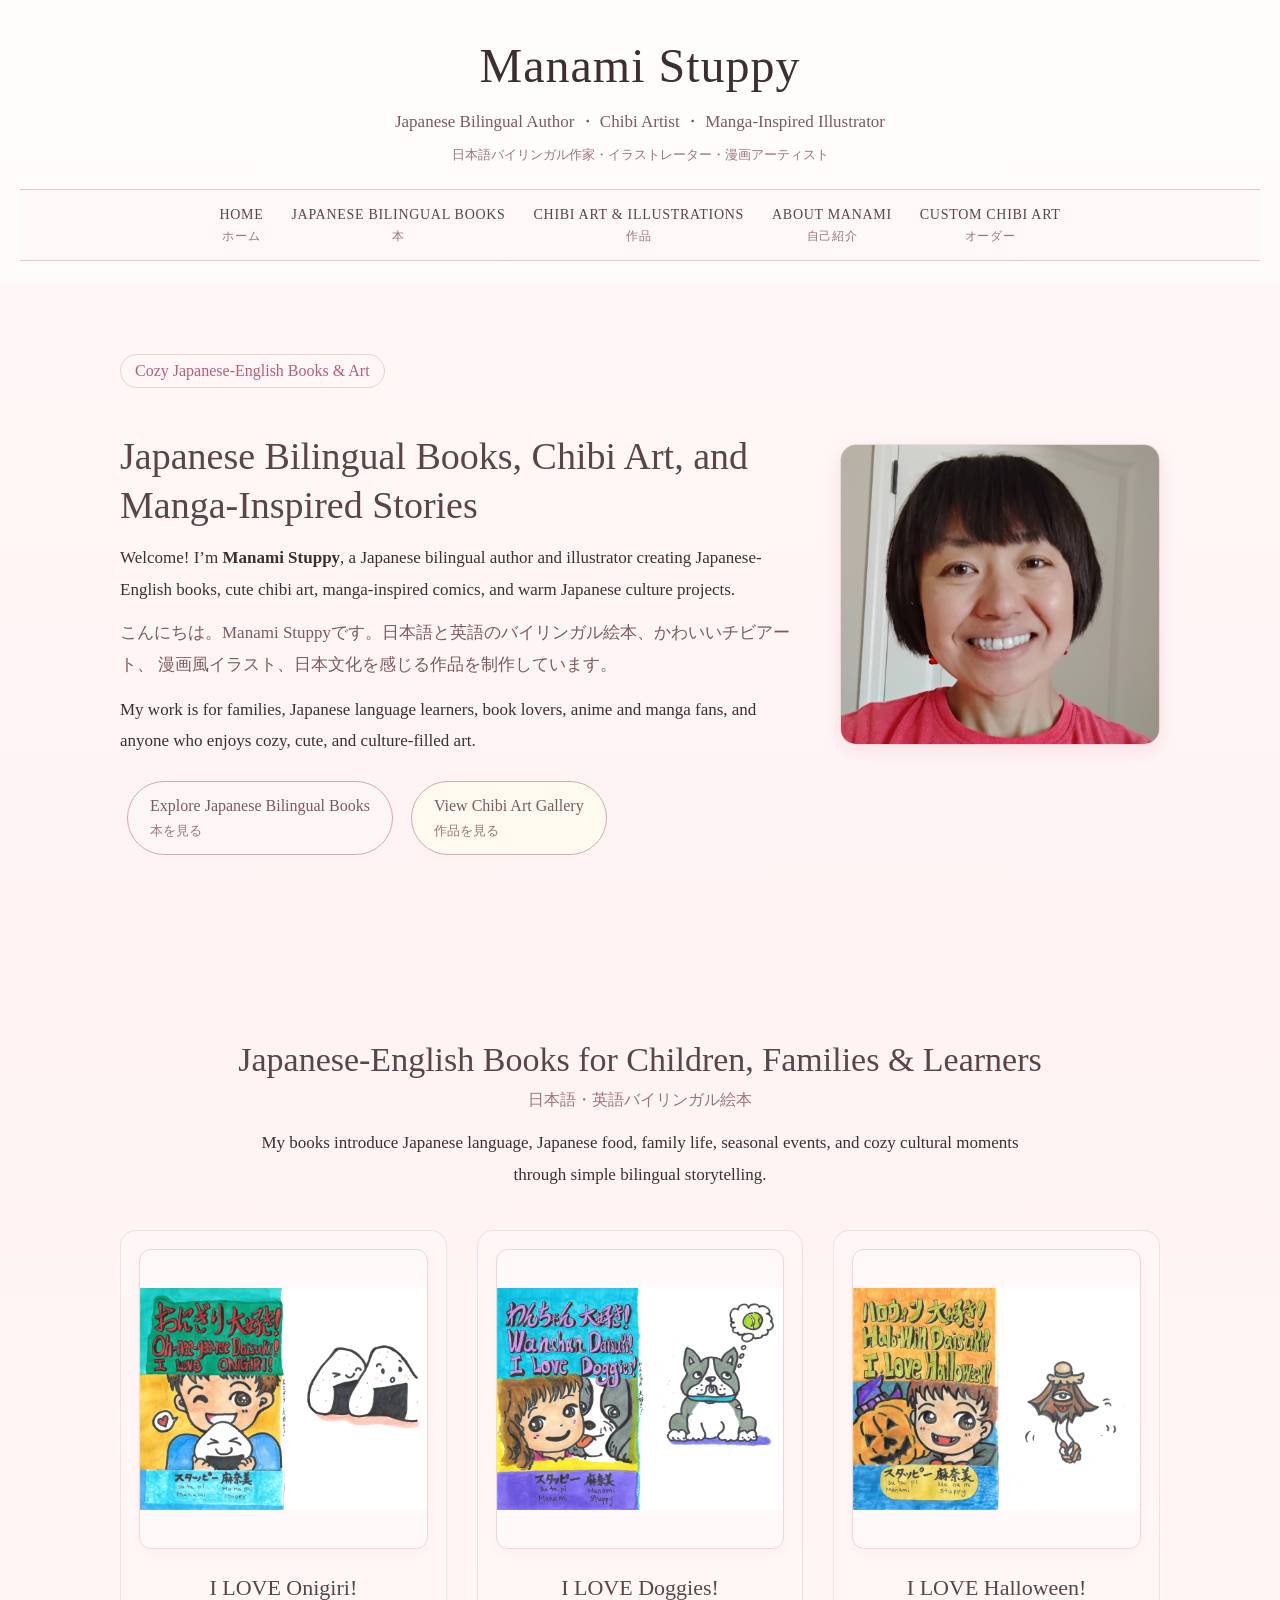
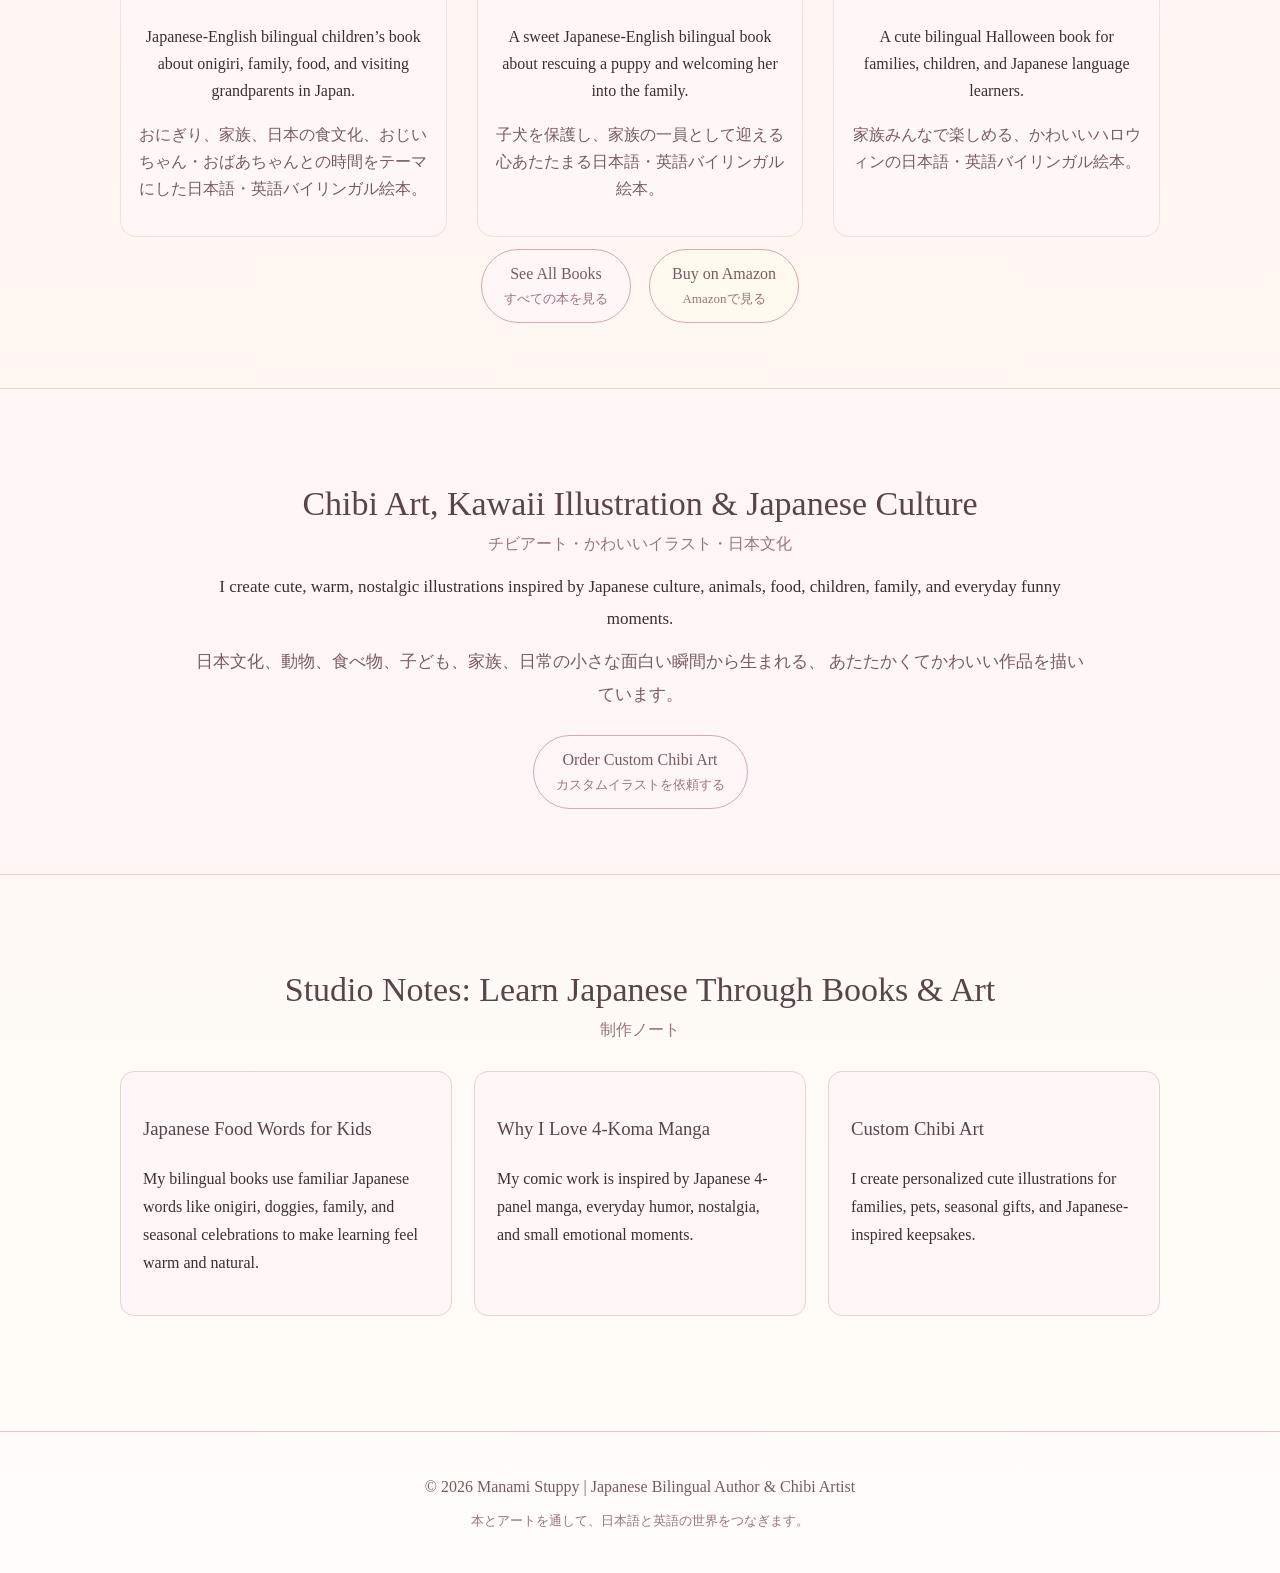
<file: index.html>
<!DOCTYPE html>
<html lang="en">
<head>
<meta charset="UTF-8">
<meta name="viewport" content="width=device-width, initial-scale=1.0">

<title>Manami Stuppy | Japanese Bilingual Books, Chibi Art & Manga-Inspired Illustration</title>

<meta name="description" content="Discover Japanese-English bilingual books, cozy chibi art, manga-inspired illustrations, Japanese culture stories, and custom artwork by Manami Stuppy.">
<meta name="keywords" content="Manami Stuppy, Japanese bilingual author, Japanese-English books, chibi artist, kawaii illustrator, manga-inspired art, Japanese culture books, bilingual children's books, learn Japanese for kids, custom chibi art">
<meta name="author" content="Manami Stuppy">
<meta name="robots" content="index, follow">

<link rel="canonical" href="https://pystupp.github.io/manami_website/index.html">

<meta property="og:title" content="Manami Stuppy | Japanese Bilingual Books, Chibi Art & Manga-Inspired Illustration">
<meta property="og:description" content="Discover Japanese-English bilingual books, cozy chibi art, manga-inspired illustrations, Japanese culture stories, and custom artwork by Manami Stuppy.">
<meta property="og:type" content="website">
<meta property="og:url" content="https://pystupp.github.io/manami_website/index.html">
<meta property="og:image" content="https://pystupp.github.io/manami_website/author_face.jpg">
<meta property="og:site_name" content="Manami Stuppy Books and Art">

<meta name="twitter:card" content="summary_large_image">
<meta name="twitter:title" content="Manami Stuppy | Japanese Bilingual Books, Chibi Art & Manga-Inspired Illustration">
<meta name="twitter:description" content="Discover Japanese-English bilingual books, cozy chibi art, manga-inspired illustrations, Japanese culture stories, and custom artwork by Manami Stuppy.">
<meta name="twitter:image" content="https://pystupp.github.io/manami_website/author_face.jpg">

<link rel="stylesheet" href="style.css">
</head>

<body>

<header>
<div class="top-brand">
<h1>Manami Stuppy</h1>
<p class="tagline">Japanese Bilingual Author ・ Chibi Artist ・ Manga-Inspired Illustrator</p>
<p class="jp-small">日本語バイリンガル作家・イラストレーター・漫画アーティスト</p>
</div>

<nav>
<a href="index.html">HOME<br><span>ホーム</span></a>
<a href="books.html">JAPANESE BILINGUAL BOOKS<br><span>本</span></a>
<a href="personal.html">CHIBI ART & ILLUSTRATIONS<br><span>作品</span></a>
<a href="bio.html">ABOUT MANAMI<br><span>自己紹介</span></a>
<a href="custom.html">CUSTOM CHIBI ART<br><span>オーダー</span></a>
</nav>
</header>

<main>

<section class="hero-section">

<div class="home-intro">

<div class="home-text">
<p class="mini-label">Cozy Japanese-English Books & Art</p>

<h2>Japanese Bilingual Books, Chibi Art, and Manga-Inspired Stories</h2>

<p class="intro">
Welcome! I’m <strong>Manami Stuppy</strong>, a Japanese bilingual author and illustrator creating
Japanese-English books, cute chibi art, manga-inspired comics, and warm Japanese culture projects.
</p>

<p class="intro jp">
こんにちは。Manami Stuppyです。日本語と英語のバイリンガル絵本、かわいいチビアート、
漫画風イラスト、日本文化を感じる作品を制作しています。
</p>

<p class="intro">
My work is for families, Japanese language learners, book lovers, anime and manga fans,
and anyone who enjoys cozy, cute, and culture-filled art.
</p>

<div class="center-left">
<a class="button" href="books.html">Explore Japanese Bilingual Books<br><span>本を見る</span></a>
<a class="button secondary" href="personal.html">View Chibi Art Gallery<br><span>作品を見る</span></a>
</div>
</div>

<div class="home-photo">
<img src="author_face.jpg" alt="Manami Stuppy Japanese bilingual author and chibi artist" loading="lazy">
</div>

</div>
</section>

<section>
<h2>Japanese-English Books for Children, Families & Learners</h2>
<p class="jp-center">日本語・英語バイリンガル絵本</p>

<p class="intro">
My books introduce Japanese language, Japanese food, family life, seasonal events,
and cozy cultural moments through simple bilingual storytelling.
</p>

<div class="book-grid">

<article class="card">
<img src="onigiri.jpg" alt="I LOVE Onigiri! Japanese-English bilingual book by Manami Stuppy" loading="lazy">
<h3>I LOVE Onigiri!</h3>
<p>Japanese-English bilingual children’s book about onigiri, family, food, and visiting grandparents in Japan.</p>
<p class="jp">おにぎり、家族、日本の食文化、おじいちゃん・おばあちゃんとの時間をテーマにした日本語・英語バイリンガル絵本。</p>
</article>

<article class="card">
<img src="wanchan.jpg" alt="I LOVE Doggies! Japanese-English bilingual book by Manami Stuppy" loading="lazy">
<h3>I LOVE Doggies!</h3>
<p>A sweet Japanese-English bilingual book about rescuing a puppy and welcoming her into the family.</p>
<p class="jp">子犬を保護し、家族の一員として迎える心あたたまる日本語・英語バイリンガル絵本。</p>
</article>

<article class="card">
<img src="halowin.jpg" alt="I LOVE Halloween! Japanese-English bilingual book by Manami Stuppy" loading="lazy">
<h3>I LOVE Halloween!</h3>
<p>A cute bilingual Halloween book for families, children, and Japanese language learners.</p>
<p class="jp">家族みんなで楽しめる、かわいいハロウィンの日本語・英語バイリンガル絵本。</p>
</article>

</div>

<div class="center">
<a class="button" href="books.html">See All Books<br><span>すべての本を見る</span></a>
<a class="button secondary" href="https://www.amazon.com/stores/author/B0F79HCPFJ/allbooks" target="_blank">Buy on Amazon<br><span>Amazonで見る</span></a>
</div>
</section>

<section class="soft-section">
<h2>Chibi Art, Kawaii Illustration & Japanese Culture</h2>
<p class="jp-center">チビアート・かわいいイラスト・日本文化</p>

<p class="intro">
I create cute, warm, nostalgic illustrations inspired by Japanese culture, animals,
food, children, family, and everyday funny moments.
</p>

<p class="intro jp">
日本文化、動物、食べ物、子ども、家族、日常の小さな面白い瞬間から生まれる、
あたたかくてかわいい作品を描いています。
</p>

<div class="center">
<a class="button" href="custom.html">Order Custom Chibi Art<br><span>カスタムイラストを依頼する</span></a>
</div>
</section>

<section>
<h2>Studio Notes: Learn Japanese Through Books & Art</h2>
<p class="jp-center">制作ノート</p>

<div class="note-grid">
<article class="note">
<h3>Japanese Food Words for Kids</h3>
<p>My bilingual books use familiar Japanese words like onigiri, doggies, family, and seasonal celebrations to make learning feel warm and natural.</p>
</article>

<article class="note">
<h3>Why I Love 4-Koma Manga</h3>
<p>My comic work is inspired by Japanese 4-panel manga, everyday humor, nostalgia, and small emotional moments.</p>
</article>

<article class="note">
<h3>Custom Chibi Art</h3>
<p>I create personalized cute illustrations for families, pets, seasonal gifts, and Japanese-inspired keepsakes.</p>
</article>
</div>
</section>

</main>

<footer>
<p>© 2026 Manami Stuppy | Japanese Bilingual Author & Chibi Artist</p>
<p class="jp-small">本とアートを通して、日本語と英語の世界をつなぎます。</p>
</footer>

</body>
</html>
</file>
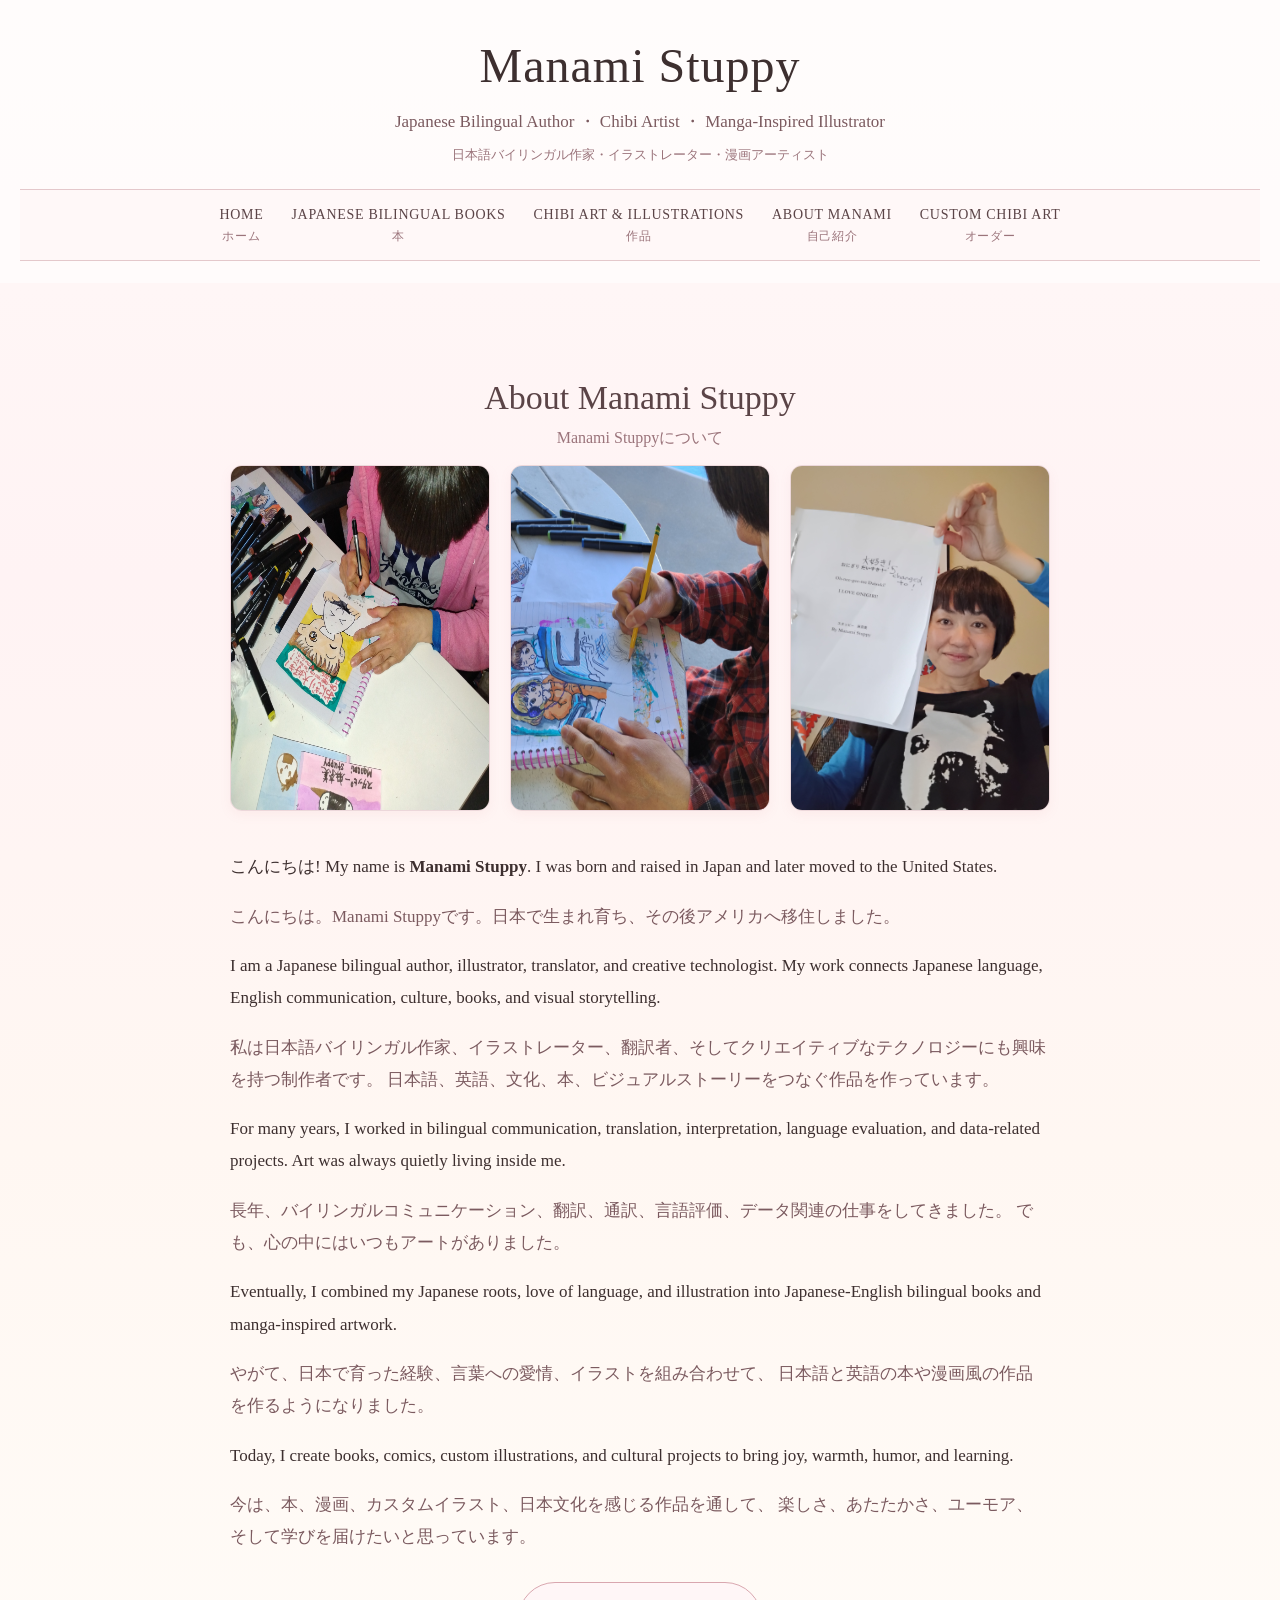
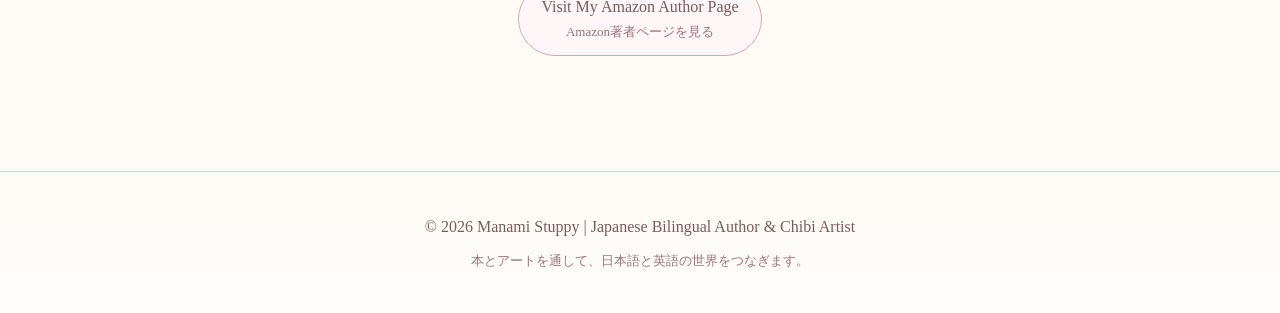
<file: bio.html>
<!DOCTYPE html>
<html lang="en">
<head>
<meta charset="UTF-8">
<meta name="viewport" content="width=device-width, initial-scale=1.0">

<title>About Manami Stuppy | Japanese Bilingual Author, Illustrator & Translator</title>

<meta name="description" content="Learn about Manami Stuppy, a Japanese bilingual author, illustrator, translator, and chibi artist creating Japanese-English books and manga-inspired artwork.">
<meta name="keywords" content="Manami Stuppy biography, Japanese bilingual author, Japanese illustrator, Japanese translator, chibi artist, manga artist, Japanese artist in South Carolina">
<meta name="author" content="Manami Stuppy">
<meta name="robots" content="index, follow">

<link rel="canonical" href="https://pystupp.github.io/manami_website/bio.html">

<meta property="og:title" content="About Manami Stuppy | Japanese Bilingual Author, Illustrator & Translator">
<meta property="og:description" content="Learn about Manami Stuppy, a Japanese bilingual author, illustrator, translator, and chibi artist creating Japanese-English books and manga-inspired artwork.">
<meta property="og:type" content="website">
<meta property="og:url" content="https://pystupp.github.io/manami_website/bio.html">
<meta property="og:image" content="https://pystupp.github.io/manami_website/author_1.jpg">
<meta property="og:site_name" content="Manami Stuppy Books and Art">

<meta name="twitter:card" content="summary_large_image">
<meta name="twitter:title" content="About Manami Stuppy | Japanese Bilingual Author, Illustrator & Translator">
<meta name="twitter:description" content="Learn about Manami Stuppy, a Japanese bilingual author, illustrator, translator, and chibi artist creating Japanese-English books and manga-inspired artwork.">
<meta name="twitter:image" content="https://pystupp.github.io/manami_website/author_1.jpg">

<link rel="stylesheet" href="style.css">
</head>

<body>

<header>
<div class="top-brand">
<h1>Manami Stuppy</h1>
<p class="tagline">Japanese Bilingual Author ・ Chibi Artist ・ Manga-Inspired Illustrator</p>
<p class="jp-small">日本語バイリンガル作家・イラストレーター・漫画アーティスト</p>
</div>

<nav>
<a href="index.html">HOME<br><span>ホーム</span></a>
<a href="books.html">JAPANESE BILINGUAL BOOKS<br><span>本</span></a>
<a href="personal.html">CHIBI ART & ILLUSTRATIONS<br><span>作品</span></a>
<a href="bio.html">ABOUT MANAMI<br><span>自己紹介</span></a>
<a href="custom.html">CUSTOM CHIBI ART<br><span>オーダー</span></a>
</nav>
</header>

<main>
<section>

<h2>About Manami Stuppy</h2>
<p class="jp-center">Manami Stuppyについて</p>

<div class="bio-gallery">
<img src="author_1.jpg" alt="Manami Stuppy Japanese bilingual author illustrator" loading="lazy">
<img src="author_2.jpg" alt="Manami Stuppy Japanese bilingual author illustrator" loading="lazy">
<img src="author_3.jpg" alt="Manami Stuppy Japanese bilingual author illustrator" loading="lazy">

</div>

<div class="bio-container">

<p>
こんにちは! My name is <strong>Manami Stuppy</strong>. I was born and raised in Japan
and later moved to the United States.
</p>

<p class="jp">
こんにちは。Manami Stuppyです。日本で生まれ育ち、その後アメリカへ移住しました。
</p>

<p>
I am a Japanese bilingual author, illustrator, translator, and creative technologist.
My work connects Japanese language, English communication, culture, books, and visual storytelling.
</p>

<p class="jp">
私は日本語バイリンガル作家、イラストレーター、翻訳者、そしてクリエイティブなテクノロジーにも興味を持つ制作者です。
日本語、英語、文化、本、ビジュアルストーリーをつなぐ作品を作っています。
</p>

<p>
For many years, I worked in bilingual communication, translation, interpretation,
language evaluation, and data-related projects. Art was always quietly living inside me.
</p>

<p class="jp">
長年、バイリンガルコミュニケーション、翻訳、通訳、言語評価、データ関連の仕事をしてきました。
でも、心の中にはいつもアートがありました。
</p>

<p>
Eventually, I combined my Japanese roots, love of language, and illustration into
Japanese-English bilingual books and manga-inspired artwork.
</p>

<p class="jp">
やがて、日本で育った経験、言葉への愛情、イラストを組み合わせて、
日本語と英語の本や漫画風の作品を作るようになりました。
</p>

<p>
Today, I create books, comics, custom illustrations, and cultural projects to bring
joy, warmth, humor, and learning.
</p>

<p class="jp">
今は、本、漫画、カスタムイラスト、日本文化を感じる作品を通して、
楽しさ、あたたかさ、ユーモア、そして学びを届けたいと思っています。
</p>

</div>

<div class="center">
<a class="button" href="https://www.amazon.com/stores/author/B0F79HCPFJ/about" target="_blank">Visit My Amazon Author Page<br><span>Amazon著者ページを見る</span></a>
</div>

</section>
</main>

<footer>
<p>© 2026 Manami Stuppy | Japanese Bilingual Author & Chibi Artist</p>
<p class="jp-small">本とアートを通して、日本語と英語の世界をつなぎます。</p>
</footer>

</body>
</html>
</file>
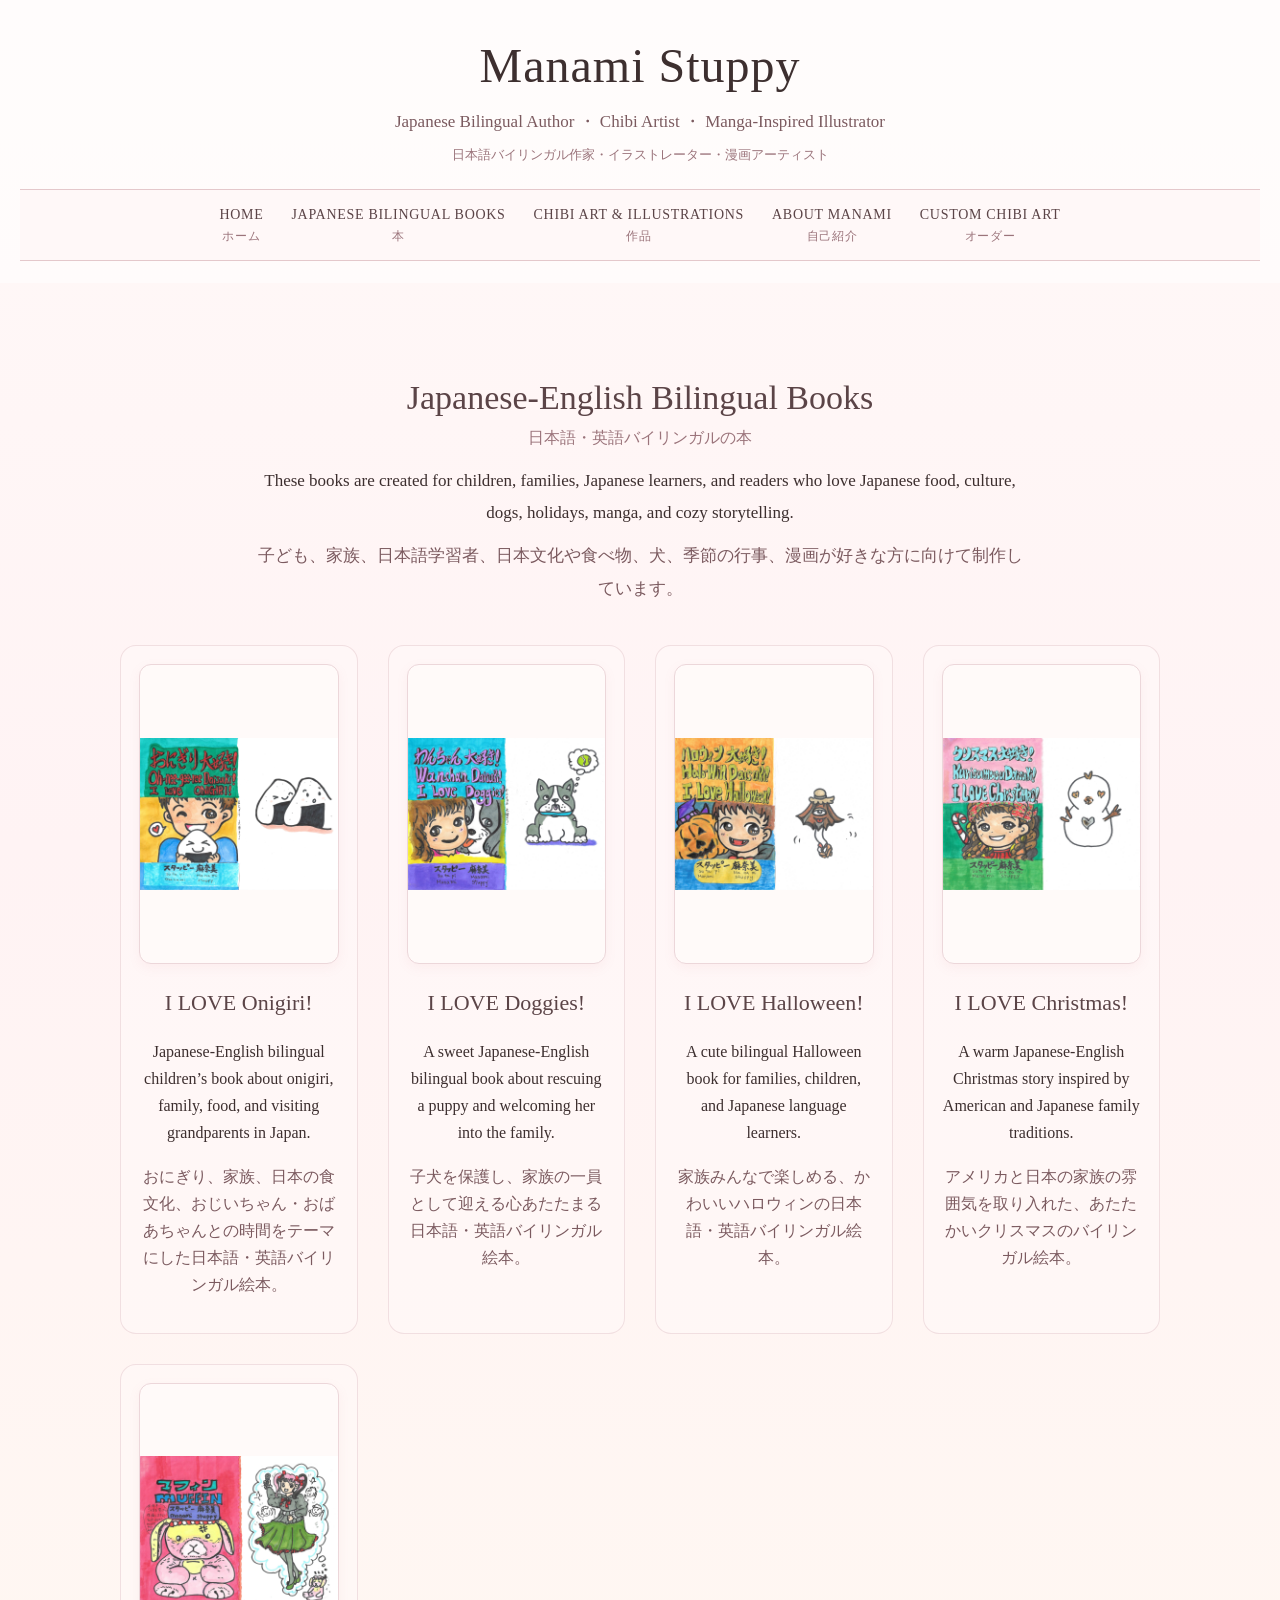
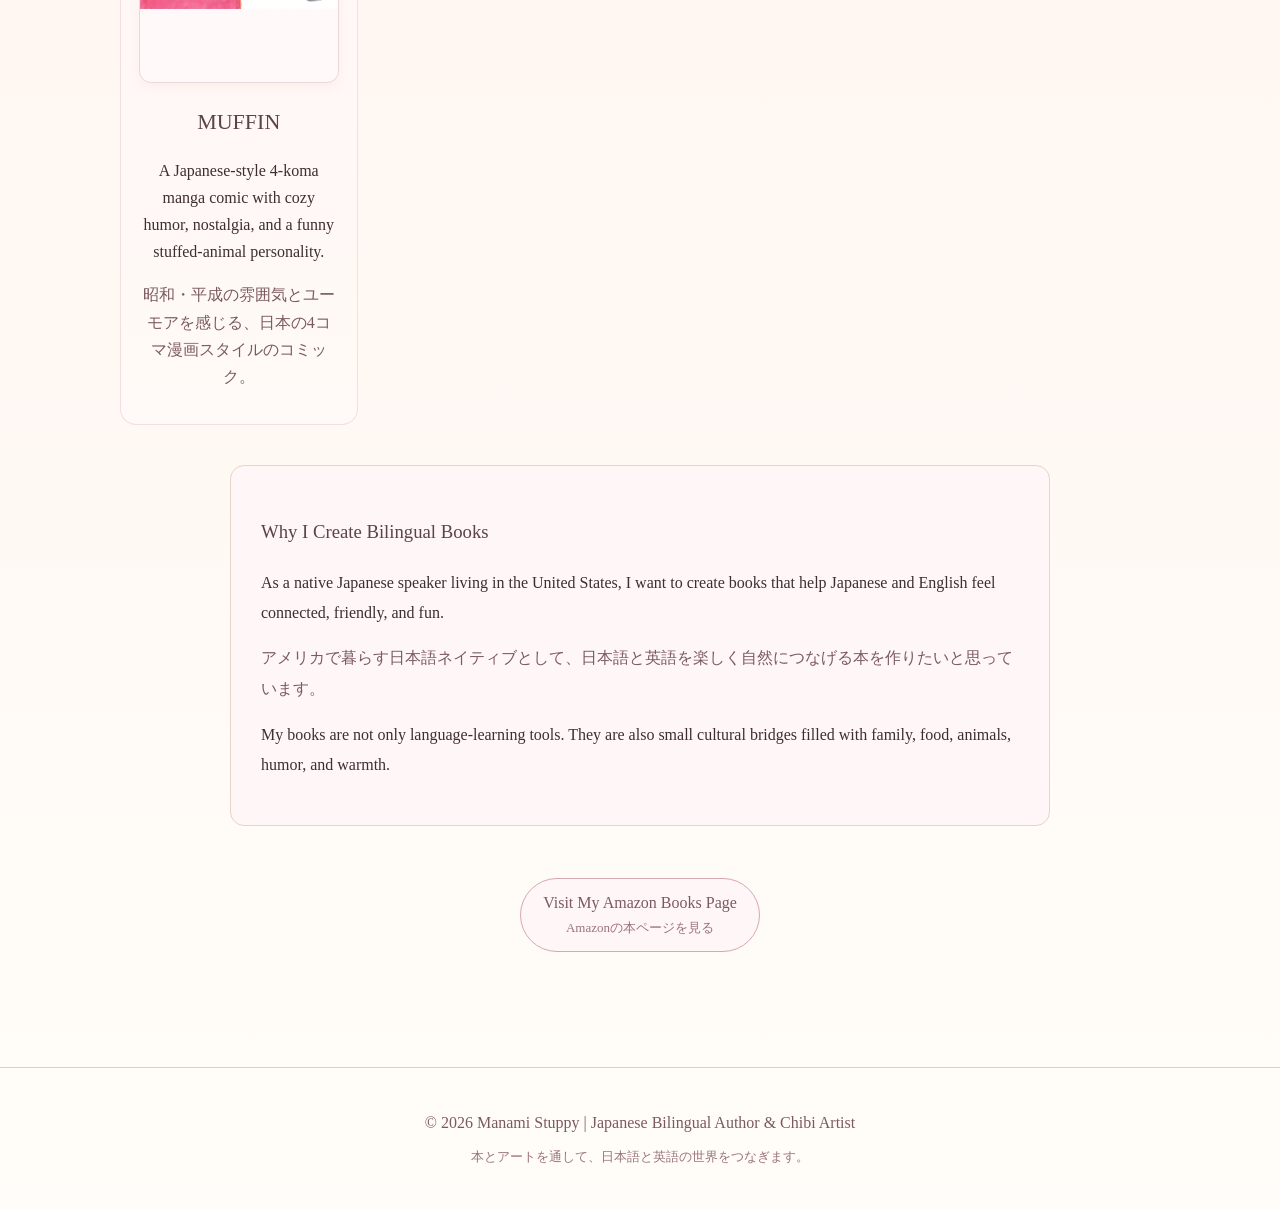
<file: books.html>
<!DOCTYPE html>
<html lang="en">
<head>
<meta charset="UTF-8">
<meta name="viewport" content="width=device-width, initial-scale=1.0">

<title>Japanese-English Bilingual Books by Manami Stuppy | Children’s Books & Manga</title>

<meta name="description" content="Explore Japanese-English bilingual books by Manami Stuppy, including I LOVE ONIGIRI, I LOVE Doggies, seasonal Daisuki books, and MUFFIN manga.">
<meta name="keywords" content="Japanese-English bilingual books, Japanese children's books, bilingual children's books, learn Japanese for kids, Japanese culture books, I LOVE ONIGIRI, Manami Stuppy books, Japanese manga comic, 4-koma manga">
<meta name="author" content="Manami Stuppy">
<meta name="robots" content="index, follow">

<link rel="canonical" href="https://pystupp.github.io/manami_website/books.html">

<meta property="og:title" content="Japanese-English Bilingual Books by Manami Stuppy | Children’s Books & Manga">
<meta property="og:description" content="Explore Japanese-English bilingual books by Manami Stuppy, including I LOVE ONIGIRI, I LOVE Doggies, seasonal Daisuki books, and MUFFIN manga.">
<meta property="og:type" content="website">
<meta property="og:url" content="https://pystupp.github.io/manami_website/books.html">
<meta property="og:image" content="https://pystupp.github.io/manami_website/onigiri.jpg">
<meta property="og:site_name" content="Manami Stuppy Books and Art">

<meta name="twitter:card" content="summary_large_image">
<meta name="twitter:title" content="Japanese-English Bilingual Books by Manami Stuppy | Children’s Books & Manga">
<meta name="twitter:description" content="Explore Japanese-English bilingual books by Manami Stuppy, including I LOVE ONIGIRI, I LOVE Doggies, seasonal Daisuki books, and MUFFIN manga.">
<meta name="twitter:image" content="https://pystupp.github.io/manami_website/onigiri.jpg">

<link rel="stylesheet" href="style.css">
</head>

<body>

<header>
<div class="top-brand">
<h1>Manami Stuppy</h1>
<p class="tagline">Japanese Bilingual Author ・ Chibi Artist ・ Manga-Inspired Illustrator</p>
<p class="jp-small">日本語バイリンガル作家・イラストレーター・漫画アーティスト</p>
</div>

<nav>
<a href="index.html">HOME<br><span>ホーム</span></a>
<a href="books.html">JAPANESE BILINGUAL BOOKS<br><span>本</span></a>
<a href="personal.html">CHIBI ART & ILLUSTRATIONS<br><span>作品</span></a>
<a href="bio.html">ABOUT MANAMI<br><span>自己紹介</span></a>
<a href="custom.html">CUSTOM CHIBI ART<br><span>オーダー</span></a>
</nav>
</header>

<main>
<section>

<h2>Japanese-English Bilingual Books</h2>
<p class="jp-center">日本語・英語バイリンガルの本</p>

<p class="intro">
These books are created for children, families, Japanese learners, and readers who love
Japanese food, culture, dogs, holidays, manga, and cozy storytelling.
</p>

<p class="intro jp">
子ども、家族、日本語学習者、日本文化や食べ物、犬、季節の行事、漫画が好きな方に向けて制作しています。
</p>

<div class="book-grid">

<article class="card">
<img src="onigiri.jpg" alt="I LOVE Onigiri! Japanese-English bilingual book by Manami Stuppy" loading="lazy">
<h3>I LOVE Onigiri!</h3>
<p>Japanese-English bilingual children’s book about onigiri, family, food, and visiting grandparents in Japan.</p>
<p class="jp">おにぎり、家族、日本の食文化、おじいちゃん・おばあちゃんとの時間をテーマにした日本語・英語バイリンガル絵本。</p>
</article>

<article class="card">
<img src="wanchan.jpg" alt="I LOVE Doggies! Japanese-English bilingual book by Manami Stuppy" loading="lazy">
<h3>I LOVE Doggies!</h3>
<p>A sweet Japanese-English bilingual book about rescuing a puppy and welcoming her into the family.</p>
<p class="jp">子犬を保護し、家族の一員として迎える心あたたまる日本語・英語バイリンガル絵本。</p>
</article>

<article class="card">
<img src="halowin.jpg" alt="I LOVE Halloween! Japanese-English bilingual book by Manami Stuppy" loading="lazy">
<h3>I LOVE Halloween!</h3>
<p>A cute bilingual Halloween book for families, children, and Japanese language learners.</p>
<p class="jp">家族みんなで楽しめる、かわいいハロウィンの日本語・英語バイリンガル絵本。</p>
</article>

<article class="card">
<img src="kurisumasu.jpg" alt="I LOVE Christmas! Japanese-English bilingual book by Manami Stuppy" loading="lazy">
<h3>I LOVE Christmas!</h3>
<p>A warm Japanese-English Christmas story inspired by American and Japanese family traditions.</p>
<p class="jp">アメリカと日本の家族の雰囲気を取り入れた、あたたかいクリスマスのバイリンガル絵本。</p>
</article>

<article class="card">
<img src="muffin.jpg" alt="MUFFIN Japanese-English bilingual book by Manami Stuppy" loading="lazy">
<h3>MUFFIN</h3>
<p>A Japanese-style 4-koma manga comic with cozy humor, nostalgia, and a funny stuffed-animal personality.</p>
<p class="jp">昭和・平成の雰囲気とユーモアを感じる、日本の4コマ漫画スタイルのコミック。</p>
</article>

</div>

<div class="author-letter">
<h3>Why I Create Bilingual Books</h3>

<p>
As a native Japanese speaker living in the United States, I want to create books that help
Japanese and English feel connected, friendly, and fun.
</p>

<p class="jp">
アメリカで暮らす日本語ネイティブとして、日本語と英語を楽しく自然につなげる本を作りたいと思っています。
</p>

<p>
My books are not only language-learning tools. They are also small cultural bridges filled
with family, food, animals, humor, and warmth.
</p>
</div>

<div class="center">
<a class="button" href="https://www.amazon.com/stores/author/B0F79HCPFJ/allbooks" target="_blank">
Visit My Amazon Books Page<br><span>Amazonの本ページを見る</span>
</a>
</div>

</section>
</main>

<footer>
<p>© 2026 Manami Stuppy | Japanese Bilingual Author & Chibi Artist</p>
<p class="jp-small">本とアートを通して、日本語と英語の世界をつなぎます。</p>
</footer>

</body>
</html>
</file>
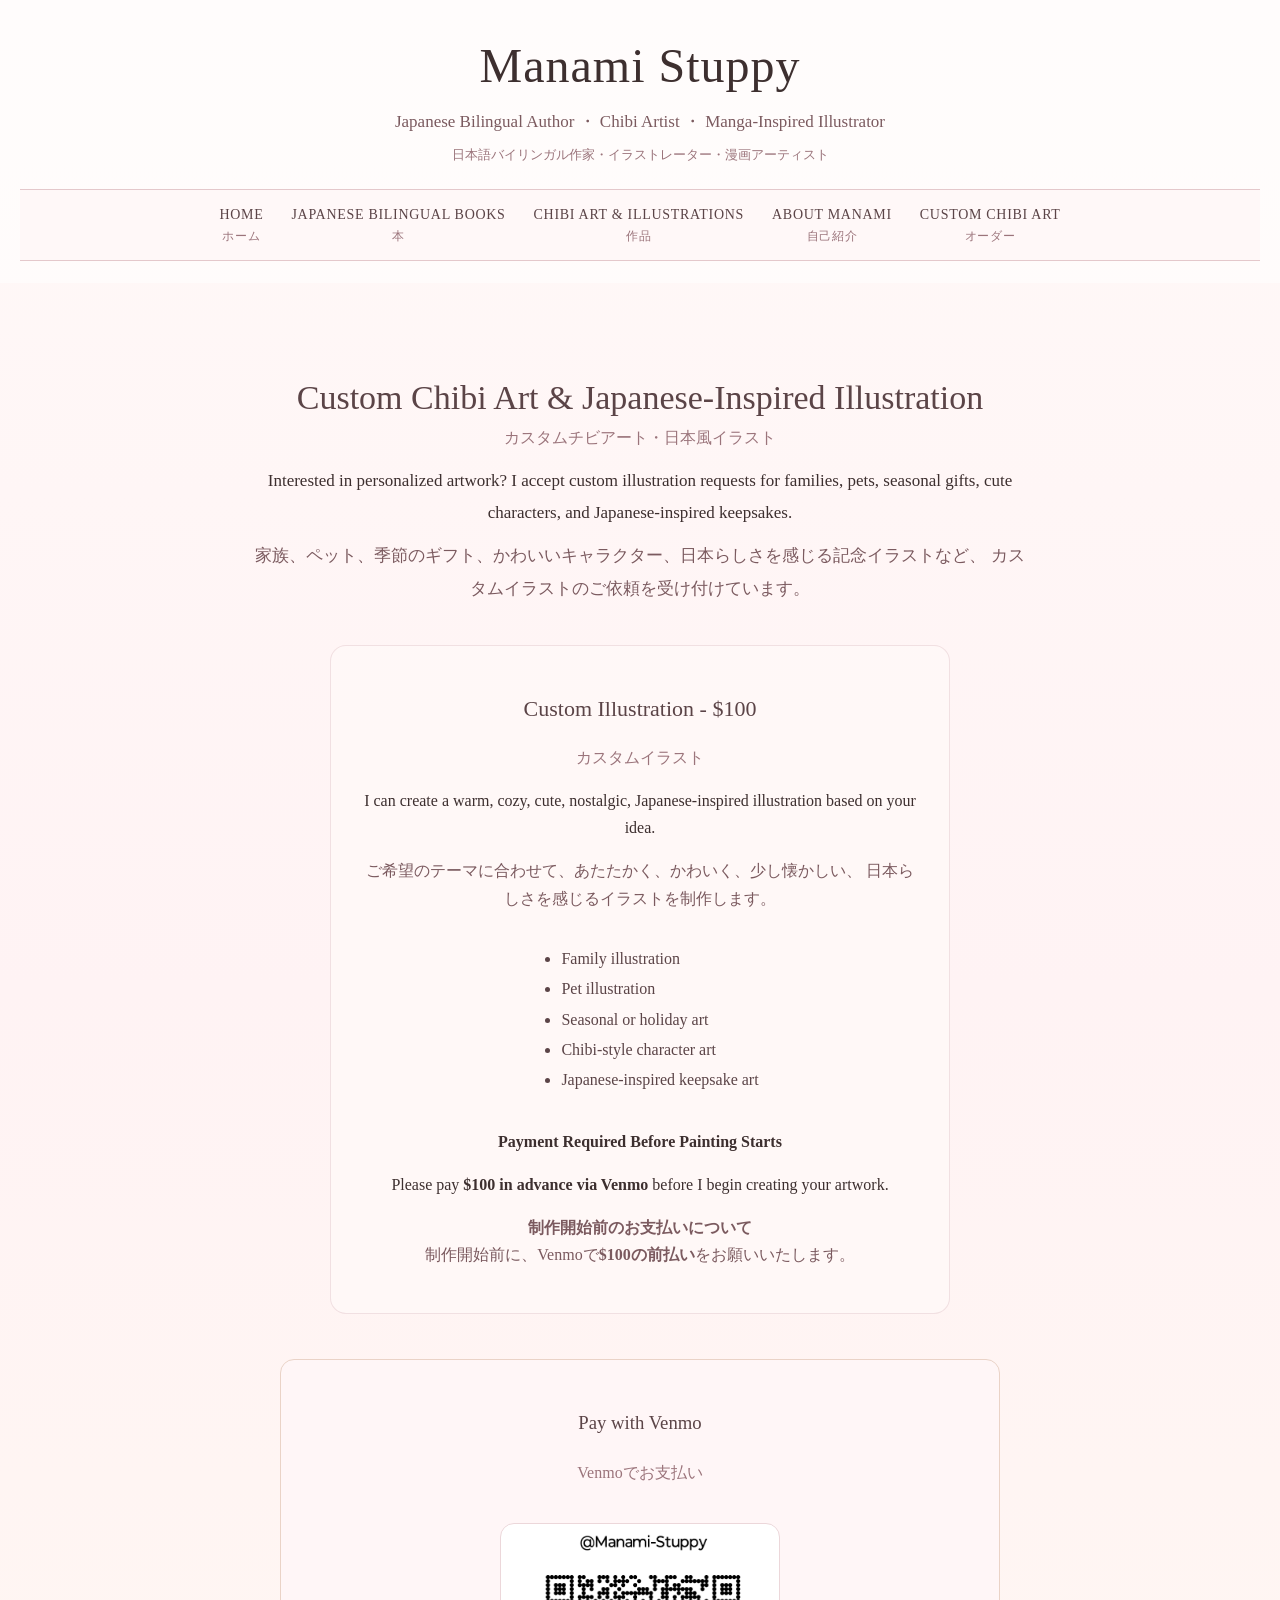
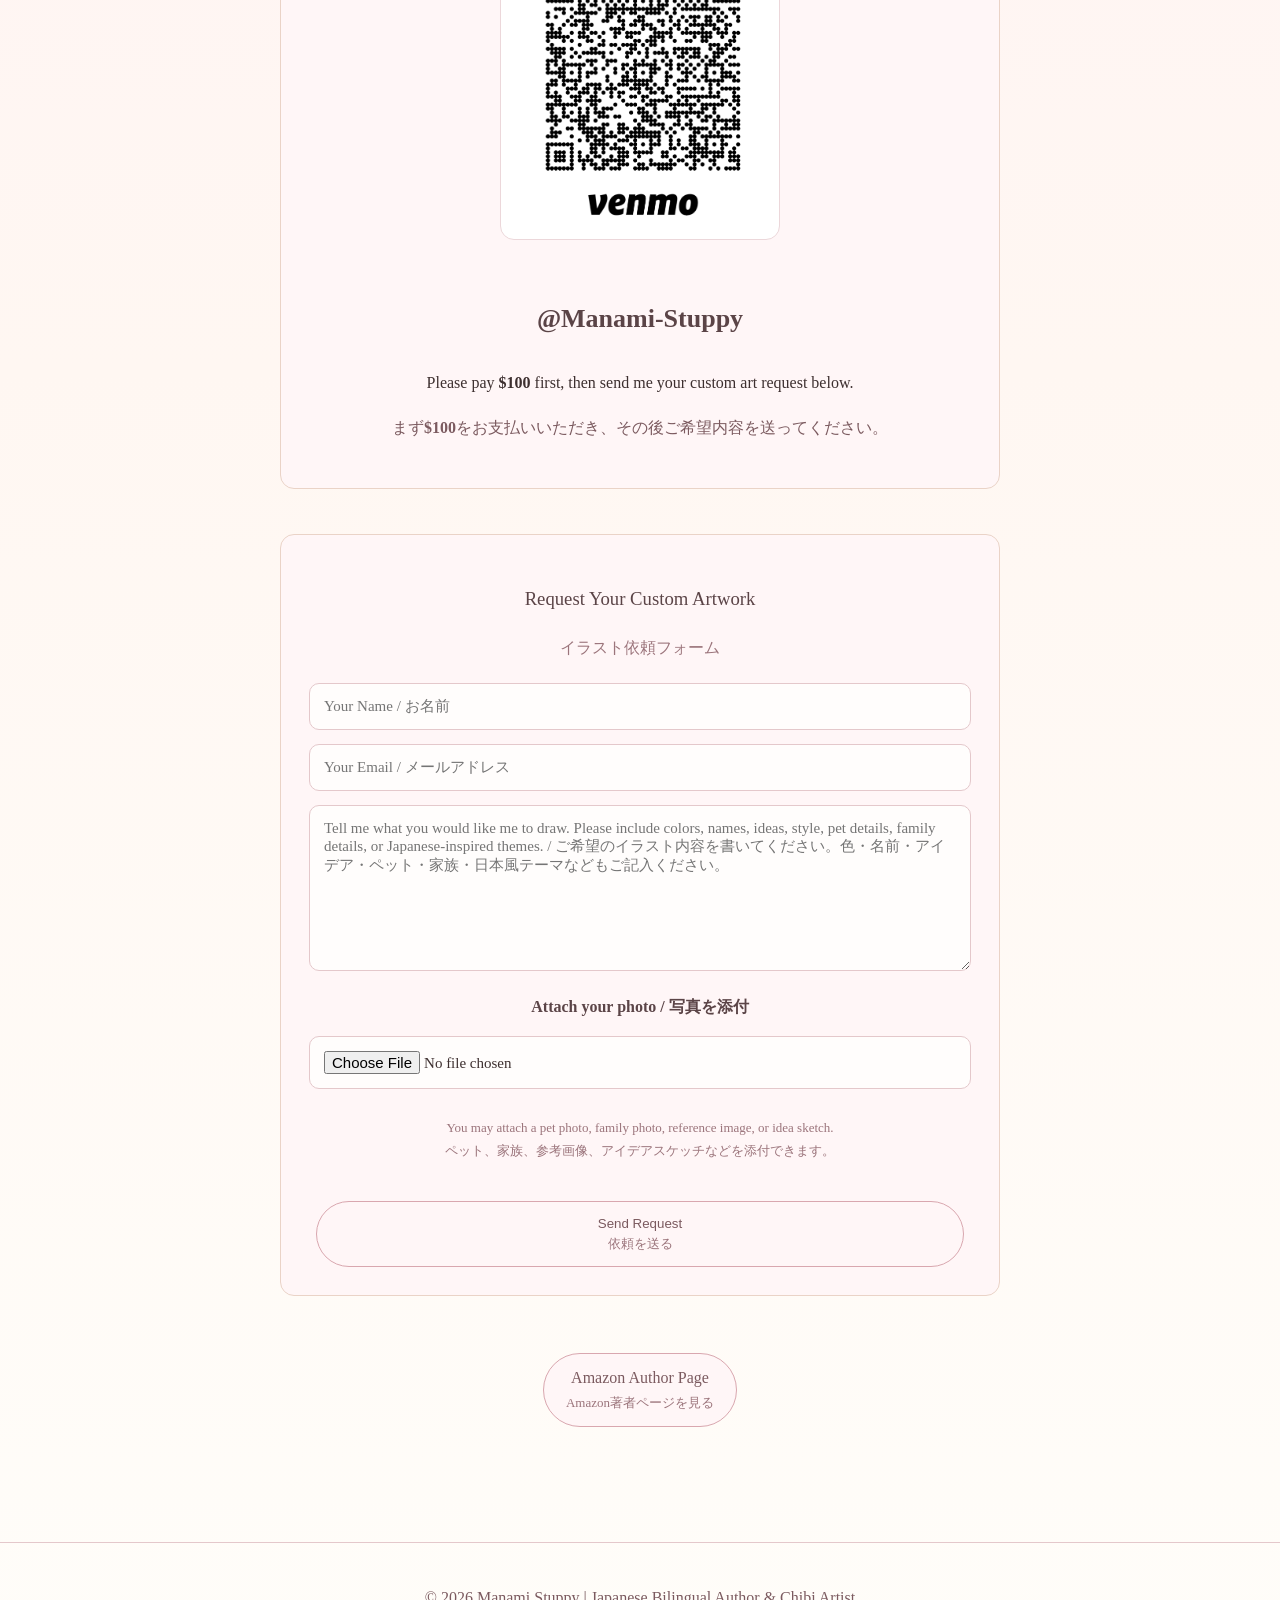
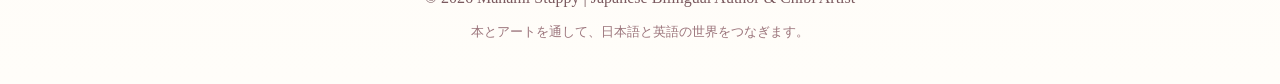
<file: custom.html>
<!DOCTYPE html>
<html lang="en">
<head>
<meta charset="UTF-8">
<meta name="viewport" content="width=device-width, initial-scale=1.0">

<title>Custom Chibi Art Orders | Japanese-Inspired Personalized Illustration by Manami Stuppy</title>

<meta name="description" content="Order custom chibi art, cute family illustrations, pet portraits, seasonal artwork, and Japanese-inspired personalized drawings by Manami Stuppy.">
<meta name="keywords" content="custom chibi art, custom kawaii illustration, pet portrait artist, family illustration, Japanese-inspired art, personalized anime portrait, custom manga art, Manami Stuppy commissions">
<meta name="author" content="Manami Stuppy">
<meta name="robots" content="index, follow">

<link rel="canonical" href="https://pystupp.github.io/manami_website/custom.html">

<meta property="og:title" content="Custom Chibi Art Orders | Japanese-Inspired Personalized Illustration by Manami Stuppy">
<meta property="og:description" content="Order custom chibi art, cute family illustrations, pet portraits, seasonal artwork, and Japanese-inspired personalized drawings by Manami Stuppy.">
<meta property="og:type" content="website">
<meta property="og:url" content="https://pystupp.github.io/manami_website/custom.html">
<meta property="og:image" content="https://pystupp.github.io/manami_website/venmo.png">
<meta property="og:site_name" content="Manami Stuppy Books and Art">

<meta name="twitter:card" content="summary_large_image">
<meta name="twitter:title" content="Custom Chibi Art Orders | Japanese-Inspired Personalized Illustration by Manami Stuppy">
<meta name="twitter:description" content="Order custom chibi art, cute family illustrations, pet portraits, seasonal artwork, and Japanese-inspired personalized drawings by Manami Stuppy.">
<meta name="twitter:image" content="https://pystupp.github.io/manami_website/venmo.png">

<link rel="stylesheet" href="style.css">
</head>

<body>

<header>
<div class="top-brand">
<h1>Manami Stuppy</h1>
<p class="tagline">Japanese Bilingual Author ・ Chibi Artist ・ Manga-Inspired Illustrator</p>
<p class="jp-small">日本語バイリンガル作家・イラストレーター・漫画アーティスト</p>
</div>

<nav>
<a href="index.html">HOME<br><span>ホーム</span></a>
<a href="books.html">JAPANESE BILINGUAL BOOKS<br><span>本</span></a>
<a href="personal.html">CHIBI ART & ILLUSTRATIONS<br><span>作品</span></a>
<a href="bio.html">ABOUT MANAMI<br><span>自己紹介</span></a>
<a href="custom.html">CUSTOM CHIBI ART<br><span>オーダー</span></a>
</nav>
</header>

<main>
<section>

<h2>Custom Chibi Art & Japanese-Inspired Illustration</h2>
<p class="jp-center">カスタムチビアート・日本風イラスト</p>

<p class="intro">
Interested in personalized artwork? I accept custom illustration requests for families,
pets, seasonal gifts, cute characters, and Japanese-inspired keepsakes.
</p>

<p class="intro jp">
家族、ペット、季節のギフト、かわいいキャラクター、日本らしさを感じる記念イラストなど、
カスタムイラストのご依頼を受け付けています。
</p>

<div class="custom-single">

<div class="card custom-card">

<h3>Custom Illustration - $100</h3>
<p class="jp-center">カスタムイラスト</p>

<p>
I can create a warm, cozy, cute, nostalgic, Japanese-inspired illustration based on your idea.
</p>

<p class="jp">
ご希望のテーマに合わせて、あたたかく、かわいく、少し懐かしい、
日本らしさを感じるイラストを制作します。
</p>

<ul class="simple-list">
<li>Family illustration</li>
<li>Pet illustration</li>
<li>Seasonal or holiday art</li>
<li>Chibi-style character art</li>
<li>Japanese-inspired keepsake art</li>
</ul>

<p>
<strong>Payment Required Before Painting Starts</strong>
</p>

<p>
Please pay <strong>$100 in advance via Venmo</strong> before I begin creating your artwork.
</p>

<p class="jp">
<strong>制作開始前のお支払いについて</strong><br>
制作開始前に、Venmoで<strong>$100の前払い</strong>をお願いいたします。
</p>

</div>

</div>

<div class="contact-box">

<h3>Pay with Venmo</h3>
<p class="jp-center">Venmoでお支払い</p>

<img src="venmo.png" alt="Venmo QR code for custom chibi art order by Manami Stuppy" class="venmo-image">

<p class="venmo-name">@Manami-Stuppy</p>

<p>
Please pay <strong>$100</strong> first, then send me your custom art request below.
</p>

<p class="jp">
まず<strong>$100</strong>をお支払いいただき、その後ご希望内容を送ってください。
</p>

</div>

<div class="contact-box">

<h3>Request Your Custom Artwork</h3>
<p class="jp-center">イラスト依頼フォーム</p>

<form
action="https://formsubmit.co/manamistuppy@gmail.com"
method="POST"
enctype="multipart/form-data"
class="contact-form"
>

<input type="hidden" name="_subject" value="New Custom Illustration Request">
<input type="hidden" name="_captcha" value="false">

<input
type="text"
name="name"
placeholder="Your Name / お名前"
required
>

<input
type="email"
name="email"
placeholder="Your Email / メールアドレス"
required
>

<textarea
name="message"
placeholder="Tell me what you would like me to draw. Please include colors, names, ideas, style, pet details, family details, or Japanese-inspired themes. / ご希望のイラスト内容を書いてください。色・名前・アイデア・ペット・家族・日本風テーマなどもご記入ください。"
rows="8"
required
></textarea>

<label class="file-label">
Attach your photo / 写真を添付
</label>

<input
type="file"
name="attachment"
accept="image/*"
class="file-input"
>

<p class="jp-small">
You may attach a pet photo, family photo, reference image, or idea sketch.
<br>
ペット、家族、参考画像、アイデアスケッチなどを添付できます。
</p>

<button type="submit" class="button">
Send Request<br>
<span>依頼を送る</span>
</button>

</form>

</div>

<div class="center">
<a class="button" href="https://www.amazon.com/stores/author/B0F79HCPFJ/about" target="_blank">
Amazon Author Page<br><span>Amazon著者ページを見る</span>
</a>
</div>

</section>
</main>

<footer>
<p>© 2026 Manami Stuppy | Japanese Bilingual Author & Chibi Artist</p>
<p class="jp-small">本とアートを通して、日本語と英語の世界をつなぎます。</p>
</footer>

</body>
</html>
</file>
<file: style.css>
* {
    box-sizing: border-box;
}

body {
    margin: 0;
    font-family: Georgia, "Yu Mincho", "Hiragino Mincho ProN", serif;
    background:
        linear-gradient(
            to bottom,
            #fff9f8 0%,
            #fff3f4 30%,
            #fff7f2 60%,
            #fffdf9 100%
        );
    color: #3d2f2f;
}

header {
    text-align: center;
    padding: 38px 20px 22px;
    background: rgba(255, 255, 255, 0.48);
}

.top-brand {
    max-width: 1000px;
    margin: auto;
}

h1 {
    font-size: 48px;
    margin: 0;
    font-weight: normal;
    letter-spacing: 1px;
}

.tagline {
    color: #7b5a5f;
    font-size: 17px;
    margin-bottom: 4px;
}

.jp-small {
    font-size: 13px;
    color: #9b747b;
}

nav {
    border-top: 1px solid #e4c8cb;
    border-bottom: 1px solid #e4c8cb;
    padding: 14px;
    margin-top: 25px;
    background: rgba(255, 248, 248, 0.78);
}

nav a {
    margin: 0 12px;
    text-decoration: none;
    color: #5b4447;
    letter-spacing: 0.7px;
    display: inline-block;
    line-height: 1.5;
    font-size: 14px;
}

nav a span {
    font-size: 12px;
    color: #9b747b;
}

nav a:hover {
    color: #d67b8c;
}

main {
    width: 100%;
}

section {
    max-width: 1100px;
    margin: auto;
    padding: 65px 30px;
}

.hero-section {
    padding-top: 55px;
}

h2 {
    text-align: center;
    font-size: 34px;
    font-weight: normal;
    color: #5b4447;
    margin-bottom: 8px;
    line-height: 1.3;
}

h3 {
    color: #5b4447;
    font-weight: normal;
}

.jp-center {
    text-align: center;
    color: #9b747b;
    margin-top: 0;
}

.intro {
    text-align: center;
    max-width: 780px;
    margin: 12px auto;
    line-height: 1.85;
    font-size: 17px;
}

.jp {
    color: #7b5a5f;
    line-height: 1.9;
}

.mini-label {
    display: inline-block;
    background: #fff6f7;
    color: #b65f73;
    border: 1px solid #ead3c7;
    padding: 7px 14px;
    border-radius: 999px;
    margin-bottom: 12px;
}

.home-intro {
    display: flex;
    gap: 42px;
    align-items: center;
    justify-content: center;
    flex-wrap: wrap;
    margin-bottom: 25px;
}

.home-text {
    flex: 1;
    min-width: 300px;
}

.home-text h2 {
    text-align: left;
    font-size: 38px;
}

.home-text .intro {
    text-align: left;
    margin-left: 0;
}

.home-photo img {
    width: 320px;
    max-width: 100%;
    border-radius: 16px;
    border: 1px solid #ecd7da;
    box-shadow: 0 6px 18px rgba(214, 123, 140, 0.16);
    background: #fffaf9;
}

.book-grid {
    display: grid;
    grid-template-columns: repeat(auto-fit, minmax(220px, 1fr));
    gap: 30px;
    margin-top: 40px;
}

.card {
    text-align: center;
    background: rgba(255, 250, 249, 0.5);
    border: 1px solid rgba(236, 215, 218, 0.75);
    border-radius: 16px;
    padding: 18px;
}

.card img {
    width: 100%;
    height: 300px;
    object-fit: contain;
    background: #fffaf9;
    border: 1px solid #ecd7da;
    border-radius: 12px;
    box-shadow: 0 4px 12px rgba(214, 123, 140, 0.08);
}

.card h3 {
    color: #5b4447;
    font-size: 22px;
}

.card p {
    line-height: 1.7;
}

.soft-section {
    background: rgba(255, 246, 247, 0.65);
    border-top: 1px solid #ead3c7;
    border-bottom: 1px solid #ead3c7;
    max-width: 100%;
}

.soft-section > * {
    max-width: 900px;
    margin-left: auto;
    margin-right: auto;
}

.note-grid {
    display: grid;
    grid-template-columns: repeat(auto-fit, minmax(220px, 1fr));
    gap: 22px;
    margin-top: 30px;
}

.note {
    background: #fff6f7;
    border: 1px solid #ead3c7;
    padding: 22px;
    border-radius: 14px;
    line-height: 1.75;
}

.custom-single {
    max-width: 620px;
    margin: 40px auto 0;
}

.custom-card {
    background: rgba(255, 250, 249, 0.72);
    padding: 28px;
}

.simple-list {
    text-align: left;
    display: inline-block;
    line-height: 1.9;
    color: #5b4447;
}

.contact-box {
    max-width: 720px;
    margin: 45px auto;
    padding: 28px;
    background: #fff6f7;
    border: 1px solid #ead3c7;
    border-radius: 14px;
    text-align: center;
    line-height: 1.8;
}

.venmo-image {
    width: 280px;
    max-width: 100%;
    border-radius: 14px;
    border: 1px solid #ecd7da;
    background: white;
    padding: 10px;
    margin: 20px auto;
}

.venmo-name {
    font-size: 26px;
    font-weight: bold;
    color: #5b4447;
}

.contact-form {
    display: flex;
    flex-direction: column;
    gap: 14px;
    margin-top: 20px;
}

.contact-form input,
.contact-form textarea {
    padding: 14px;
    border: 1px solid #e4c8cb;
    border-radius: 10px;
    background: #fffdfc;
    font-size: 15px;
    font-family: Georgia, "Yu Mincho", serif;
}

.contact-form textarea {
    resize: vertical;
}

.file-label {
    color: #5b4447;
    font-weight: bold;
    margin-top: 8px;
}

.file-input {
    background: #fffdfc;
    cursor: pointer;
}

.gallery {
    columns: 3 250px;
    margin-top: 35px;
}

.gallery img {
    width: 100%;
    margin-bottom: 20px;
    border: 1px solid #ecd7da;
    border-radius: 10px;
    background: #fffaf9;
    box-shadow: 0 4px 12px rgba(214, 123, 140, 0.08);
}

.author-letter {
    background: #fff6f7;
    border: 1px solid #ead3c7;
    padding: 30px;
    max-width: 820px;
    margin: 40px auto;
    line-height: 1.85;
    border-radius: 14px;
}

.bio-gallery {
    display: flex;
    gap: 20px;
    justify-content: center;
    flex-wrap: wrap;
    margin-bottom: 40px;
}

.bio-gallery img {
    width: 260px;
    max-width: 100%;
    border: 1px solid #ecd7da;
    border-radius: 12px;
    background: #fffaf9;
    box-shadow: 0 4px 12px rgba(214, 123, 140, 0.08);
}

.bio-container {
    max-width: 820px;
    margin: auto;
    line-height: 1.9;
    font-size: 17px;
}

.button {
    border: 1px solid #d9a7af;
    background: #fff6f7;
    color: #7b5a5f;
    text-decoration: none;
    padding: 12px 22px;
    display: inline-block;
    margin: 12px 7px 0;
    line-height: 1.5;
    cursor: pointer;
    border-radius: 999px;
}

.button span {
    font-size: 13px;
    color: #9b747b;
}

.button:hover {
    background: #e7bcc3;
    color: #5b4447;
}

.secondary {
    background: #fffaf0;
}

.center {
    text-align: center;
}

.center-left {
    text-align: left;
}

footer {
    text-align: center;
    border-top: 1px solid #e4c8cb;
    padding: 30px;
    margin-top: 50px;
    color: #7b5a5f;
}

@media(max-width: 760px) {
    nav a {
        display: block;
        margin: 10px 0;
    }

    h1 {
        font-size: 34px;
    }

    h2,
    .home-text h2 {
        font-size: 28px;
        text-align: center;
    }

    .home-text .intro {
        text-align: center;
    }

    .center-left {
        text-align: center;
    }

    .home-photo img {
        width: 100%;
    }

    .gallery {
        columns: 2;
    }

    section {
        padding: 45px 20px;
    }
}

@media(max-width: 460px) {
    .gallery {
        columns: 1;
    }

    .card img {
        height: 240px;
    }
}
</file>
